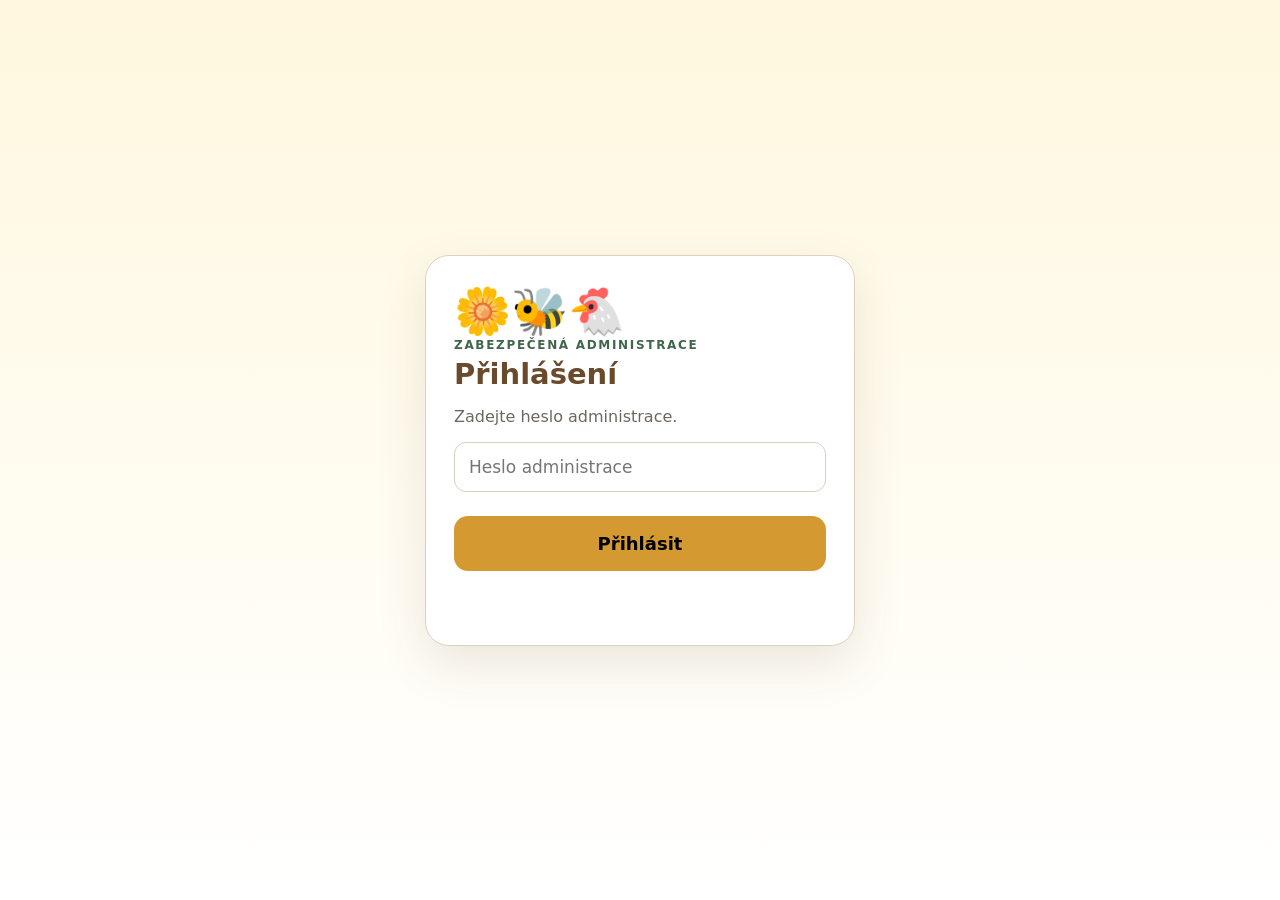
<file: index.html>
<!doctype html>
<html lang="cs">
<head>
  <meta charset="utf-8">
  <meta name="viewport" content="width=device-width,initial-scale=1,viewport-fit=cover">
  <meta name="theme-color" content="#fffdf8">
  <title>Administrace – Podprosečské domácí produkty</title>
  <link rel="stylesheet" href="../assets/style.css?v=20-20260803">
</head>
<body data-pdp-admin-version="16">
<section id="adminLogin" class="login-screen hidden">
  <div class="login-card">
    <div style="font-size:46px">🌼🐝🐔</div>
    <div class="kicker">Zabezpečená administrace</div>
    <h2>Přihlášení</h2>
    <p class="muted">Zadejte heslo administrace.</p>
    <input id="adminPassword" type="password" placeholder="Heslo administrace" autocomplete="current-password">
    <button id="loginButton" class="primary-button" type="button">Přihlásit</button>
    <p id="loginMessage" class="feedback"></p>
  </div>
</section>

<div id="adminApp" class="site-shell admin-shell hidden">
  <header class="hero admin-hero">
    <div class="hero-icons"><span>🌼🐝</span><span>🐔🏡</span></div>
    <div class="kicker">Administrace</div>
    <h1>Podprosečské domácí produkty</h1>
    <p>Objednávky, rezervace vajec, kalendář a správa nabídky.</p>
    <button id="logoutButton" class="secondary-button" type="button" style="margin-top:14px">Odhlásit</button>
  </header>

  <main class="content">
    <section class="stats-grid">
      <article><span>Nové objednávky</span><strong id="statNew">0</strong></article>
      <article><span>Tržba objednávek</span><strong id="statRevenue">0 Kč</strong></article>
      <article><span>Objednaná vejce</span><strong id="statEggs">0</strong></article>
      <article><span>Objednané sklenice</span><strong id="statHoney">0</strong></article>
      <article><span>Vejce fyzicky skladem</span><strong id="statEggStock">—</strong></article>
      <article><span>Nastavená snáška</span><strong id="statEggDaily">—</strong></article>
      <article><span>Tržba tento měsíc</span><strong id="statMonthRevenue">0 Kč</strong></article>
      <article><span>Objednávky tento měsíc</span><strong id="statMonthOrders">0</strong></article>
      <article><span>Předobjednávky</span><strong id="statPreorders">0</strong></article>
      <article><span>Aktivní zákazníci</span><strong id="statCustomers">0</strong></article>
    </section>

    <nav class="tabs">
      <button class="tab active" data-tab="ordersTab">Objednávky</button>
      <button class="tab" data-tab="calendarTab">Kalendář</button>
      <button class="tab" data-tab="eggsTab">Vejce</button>
      <button class="tab" data-tab="productsTab">Produkty</button>
      <button class="tab" data-tab="insightsTab">Statistiky</button>
      <button class="tab" data-tab="settingsTab">Nastavení webu</button>
    </nav>

    <section id="ordersTab" class="tab-panel active">
      <div class="section-head">
        <div><div class="eyebrow">Přehled</div><h2>Objednávky</h2></div>
        <button id="showManualOrder" class="primary-small">Nová objednávka</button>
      </div>

      <div id="manualOrderForm" class="admin-form hidden">
        <div class="form-grid">
          <label><span>Jméno zákazníka</span><input id="manualName" placeholder="Marie Nováková"></label>
          <label><span>Telefon</span><input id="manualPhone" placeholder="Lze nechat prázdné"></label>
          <label><span>E-mail</span><input id="manualEmail" type="email" placeholder="Lze nechat prázdné"></label>
          <label><span>Termín vyzvednutí</span><input id="manualPickup" type="date"></label>
          <label><span>Stav</span>
            <select id="manualStatus">
              <option>Nová</option><option>Připravuji</option><option>Připraveno</option><option>Vyzvednuto</option>
            </select>
          </label>
          <div class="full">
            <span class="field-label">Položky</span>
            <div id="manualProducts" class="quantity-list"></div>
          </div>
          <label class="full"><span>Poznámka</span><textarea id="manualNote" rows="3"></textarea></label>
        </div>
        <div class="actions">
          <button id="cancelManualOrder" class="secondary-button">Zrušit</button>
          <button id="saveManualOrder" class="primary-small">Uložit objednávku</button>
        </div>
      </div>

      <div class="filter-grid">
        <input id="searchOrders" placeholder="Hledat jméno nebo telefon">
        <select id="statusFilter">
          <option value="">Všechny stavy</option>
          <option>Nová</option><option>Připravuji</option><option>Připraveno</option><option>Vyzvednuto</option><option>Zrušeno</option>
        </select>
        <select id="archiveFilter">
          <option value="active">Aktivní</option>
          <option value="archive">Archiv</option>
          <option value="all">Všechny</option>
        </select>
      </div>

      <div id="ordersList" class="stack"></div>
    </section>

    <section id="calendarTab" class="tab-panel">
      <div class="section-head">
        <div><div class="eyebrow">Podle termínu</div><h2>Kalendář objednávek</h2></div>
      </div>
      <div id="calendarList" class="stack"></div>
    </section>

    <section id="eggsTab" class="tab-panel">
      <div class="section-head">
        <div><div class="eyebrow">Rezervace a snáška</div><h2>Plánování vajec</h2></div>
      </div>

      <div class="admin-form">
        <p class="settings-note"><strong>Aktuální sklad</strong> je fyzický počet vajec, který máš právě teď, včetně vajec rezervovaných pro zákazníky, ale ještě nevyzvednutých. Při označení objednávky jako Vyzvednuto se vejce ze skladu automaticky odečtou.</p>
        <div class="form-grid">
          <label><span>Aktuálně fyzicky skladem</span><input id="eggCurrentStock" type="number" min="0" step="1"></label>
          <label><span>Předpokládaná snáška za den</span><input id="eggDailyProduction" type="number" min="0" step="1"></label>
          <label><span>Bezpečnostní rezerva</span><input id="eggSafetyReserve" type="number" min="0" step="1"></label>
          <label><span>Plánovat dní dopředu</span><input id="eggPlanningDays" type="number" min="7" max="365" step="1"></label>
        </div>
        <div class="settings-footer">
          <div class="meta">
            <div>Stav skladu je dopočítán k datu <strong id="eggStockDate">—</strong>.</div>
            <div id="eggAccrualInfo">—</div>
          </div>
          <button id="saveEggSettings" class="primary-small" type="button">Uložit nastavení</button>
        </div>
      </div>

      <div class="section-head compact-head">
        <div><div class="eyebrow">Následujících 21 dní</div><h2>Předpověď dostupnosti</h2></div>
      </div>
      <div class="forecast-legend">
        <span><strong>Stav po rezervacích</strong> = předpokládaný počet vajec po vydání již objednaných vajec.</span>
        <span><strong>Další volná kapacita</strong> = kolik nových vajec lze na tento den ještě bezpečně objednat, aniž by chyběla pro pozdější zákazníky.</span>
      </div>
      <div id="eggForecast" class="forecast-list"></div>
    </section>

    <section id="productsTab" class="tab-panel">
      <div class="section-head">
        <div><div class="eyebrow">Nabídka</div><h2>Správa produktů</h2></div>
        <button id="showProductForm" class="primary-small">Přidat produkt</button>
      </div>

      <div id="productForm" class="admin-form hidden">
        <div class="form-grid">
          <label><span>Název</span><input id="newProductName"></label>
          <label><span>Emoji</span><input id="newProductEmoji" placeholder="📦"></label>
          <label><span>Cena</span><input id="newProductPrice" type="number" min="0"></label>
          <label><span>Jednotka</span><input id="newProductUnit" placeholder="kus"></label>
          <label class="full"><span>Krátký popis</span><input id="newProductShort"></label>
          <label class="full"><span>Podrobné informace</span><textarea id="newProductDetail" rows="3"></textarea></label>
          <label class="full"><span>Fotografie produktu</span><input id="newProductImage" placeholder="assets/images/products/med.jpg nebo https://…"><small>Fotografii nahrajte do složky assets/images/products a sem vložte její cestu.</small></label>
          <label><span>Minimální předstih (dny)</span><input id="newProductLead" type="number" min="0" value="0"></label>
          <label><span>Předpokládané naskladnění</span><input id="newProductRestock" type="date"></label>
          <label><span>Rychlá tlačítka (oddělit čárkou)</span><input id="newProductQuick" placeholder="6, 10, 30"></label>
          <label><span>Plánované množství / kapacita</span><input id="newProductCapacity" type="number" min="0" placeholder="např. 120"></label>
          <label><span>Text v potvrzovacím e-mailu</span><select id="newProductEmailGroup"><option value="SLEPICKY">🐔 Naše slepičky</option><option value="VCELICKY">🐝 Naše včeličky</option><option value="FARMARI" selected>🌿 Podprosečští farmáři</option><option value="VLASTNI">✍️ Vlastní označení</option></select></label>
          <label class="full"><span>Vlastní označení</span><input id="newProductEmailText" maxlength="120" placeholder="např. naše levandulová zahrada"><small>Použije se jen při volbě Vlastní označení.</small></label>
          <label><input id="newProductPreorder" type="checkbox"> Povolit předobjednávky</label>
        </div>
        <div class="actions">
          <button id="cancelProductForm" class="secondary-button">Zrušit</button>
          <button id="saveNewProduct" class="primary-small">Uložit produkt</button>
        </div>
      </div>

      <div id="productsList" class="stack"></div>
    </section>


    <section id="insightsTab" class="tab-panel">
      <div class="section-head"><div><div class="eyebrow">Souhrny</div><h2>Statistiky prodeje</h2></div></div>
      <div class="insights-grid">
        <article class="card"><h3>Nejprodávanější produkty</h3><div id="topProducts"></div></article>
        <article class="card"><h3>TOP zákazníci</h3><div id="topCustomers"></div></article>
      </div>
      <article class="card"><h3>Měsíční tržby</h3><div id="monthlyRevenue" class="bar-list"></div></article>
    </section>

    <section id="settingsTab" class="tab-panel">
      <div class="section-head"><div><div class="eyebrow">Veřejná stránka</div><h2>Nastavení webu</h2></div></div>
      <div class="admin-form">
        <h3>Informační banner</h3>
        <div class="form-grid">
          <label><input id="bannerEnabled" type="checkbox"> Zobrazit banner</label>
          <label><span>Styl</span><select id="bannerStyle"><option value="yellow">Žlutý</option><option value="green">Zelený</option><option value="blue">Modrý</option><option value="red">Červený</option></select></label>
          <label class="full"><span>Nadpis</span><input id="bannerTitle" placeholder="Otevřeli jsme předprodej medu"></label>
          <label class="full"><span>Text</span><textarea id="bannerText" rows="3"></textarea></label>
          <label><span>Zobrazit od</span><input id="bannerFrom" type="date"></label>
          <label><span>Zobrazit do</span><input id="bannerTo" type="date"></label>
        </div>
        <h3>Dovolená / blokace vyzvednutí</h3>
        <div class="form-grid">
          <label><input id="ordersPaused" type="checkbox"> Zablokovat vyzvednutí v zadaném období</label>
          <label><span>Od</span><input id="pauseFrom" type="date"></label>
          <label><span>Do</span><input id="pauseTo" type="date"></label>
          <label class="full"><span>Upozornění zákazníkům</span><textarea id="pauseMessage" rows="3" placeholder="Např. Máme dovolenou. Objednávky přijímáme, vyzvednutí bude možné nejdříve od..."></textarea></label>
          <label><span>Max. objednávek na den</span><input id="dailyOrderLimit" type="number" min="0" placeholder="0 = bez limitu"></label>
        </div>
        <div class="actions"><button id="saveBusinessSettings" class="primary-small" type="button">Uložit nastavení webu</button></div>
      </div>
      <p class="settings-note">SMS připomínky se neposílají automaticky. Zvolený způsob kontaktu se uloží k objednávce, abyste zákazníka kontaktoval ručně.</p>
    </section>
  </main>
</div>

<iframe name="adminSubmitFrame" id="adminSubmitFrame" hidden></iframe>
<form id="adminBackendForm" method="post" target="adminSubmitFrame" hidden>
  <input id="adminAction" name="action" type="hidden">
  <input id="adminToken" name="token" type="hidden">
  <input id="adminPayload" name="payload" type="hidden">
</form>
<script src="../assets/config.js?v=15-20260802-fix2"></script>
<script src="../assets/admin.js?v=20-20260803"></script>
</body>
</html>
</file>
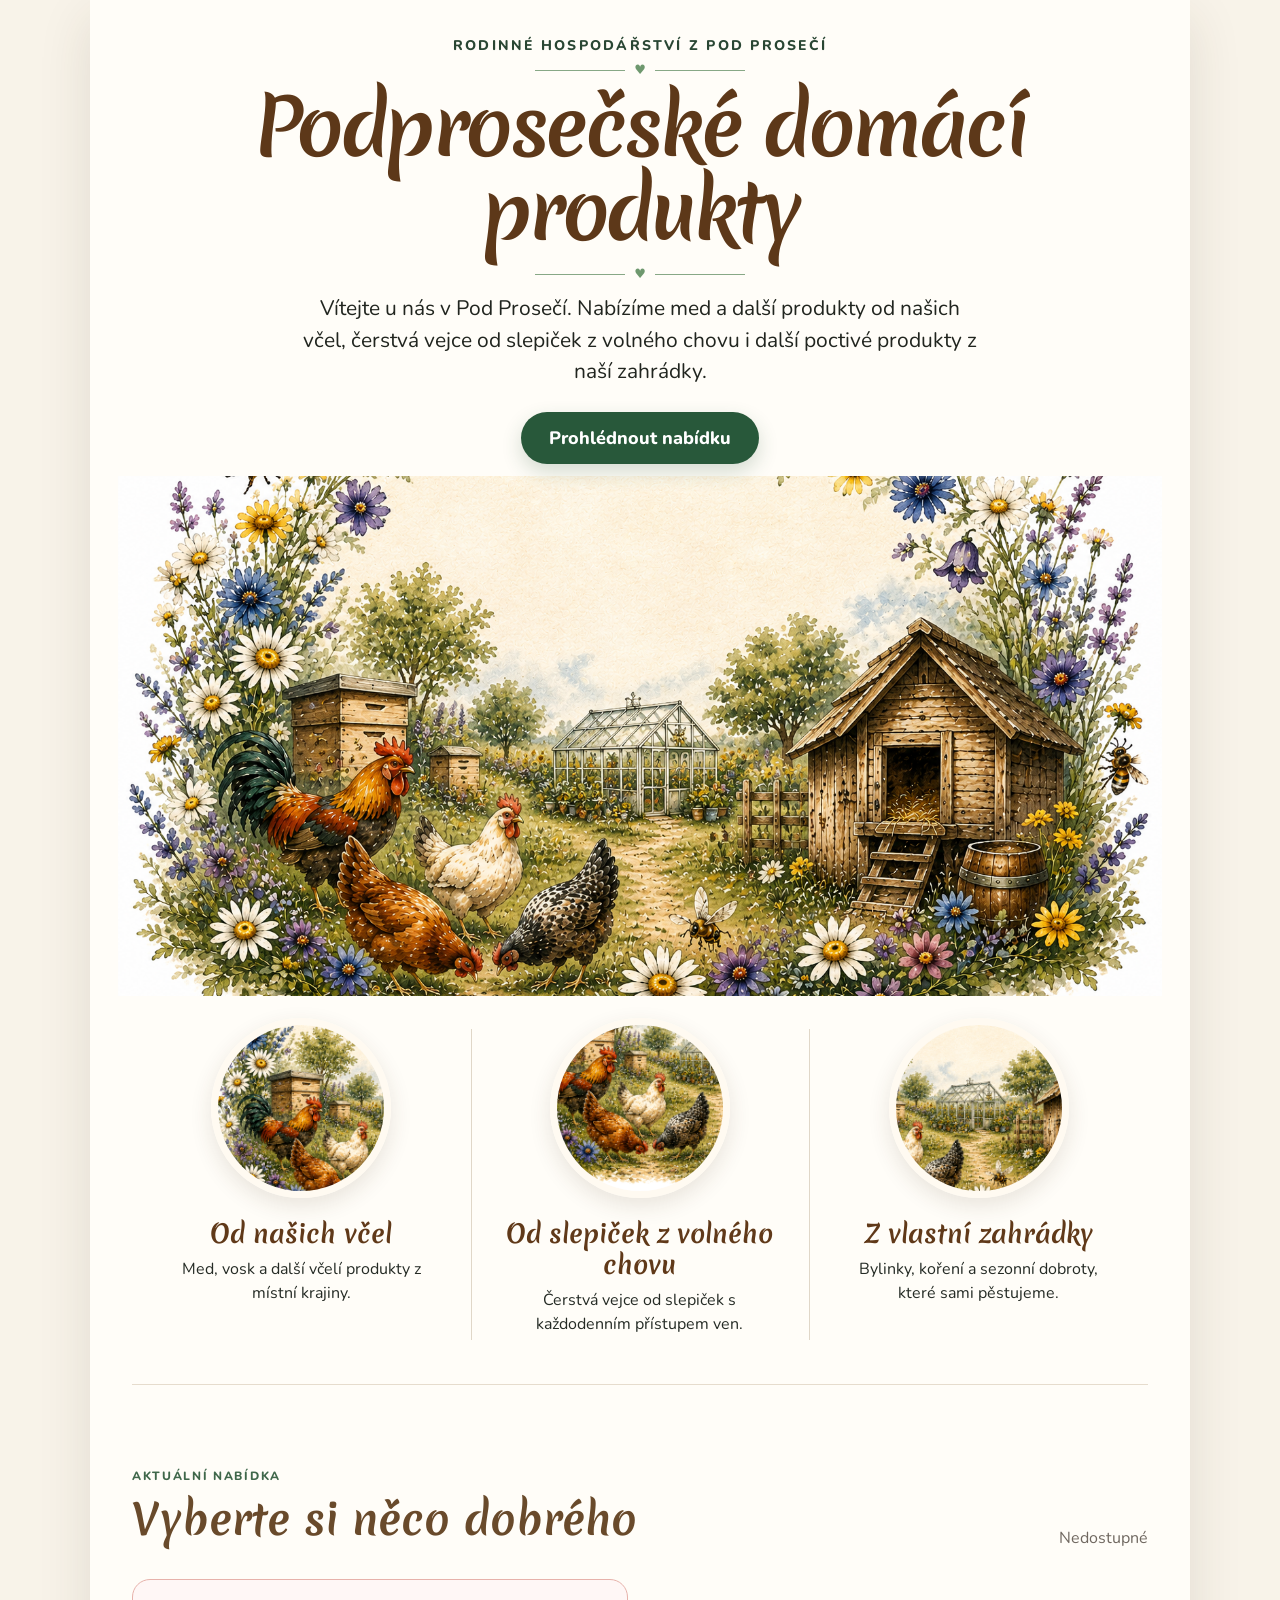
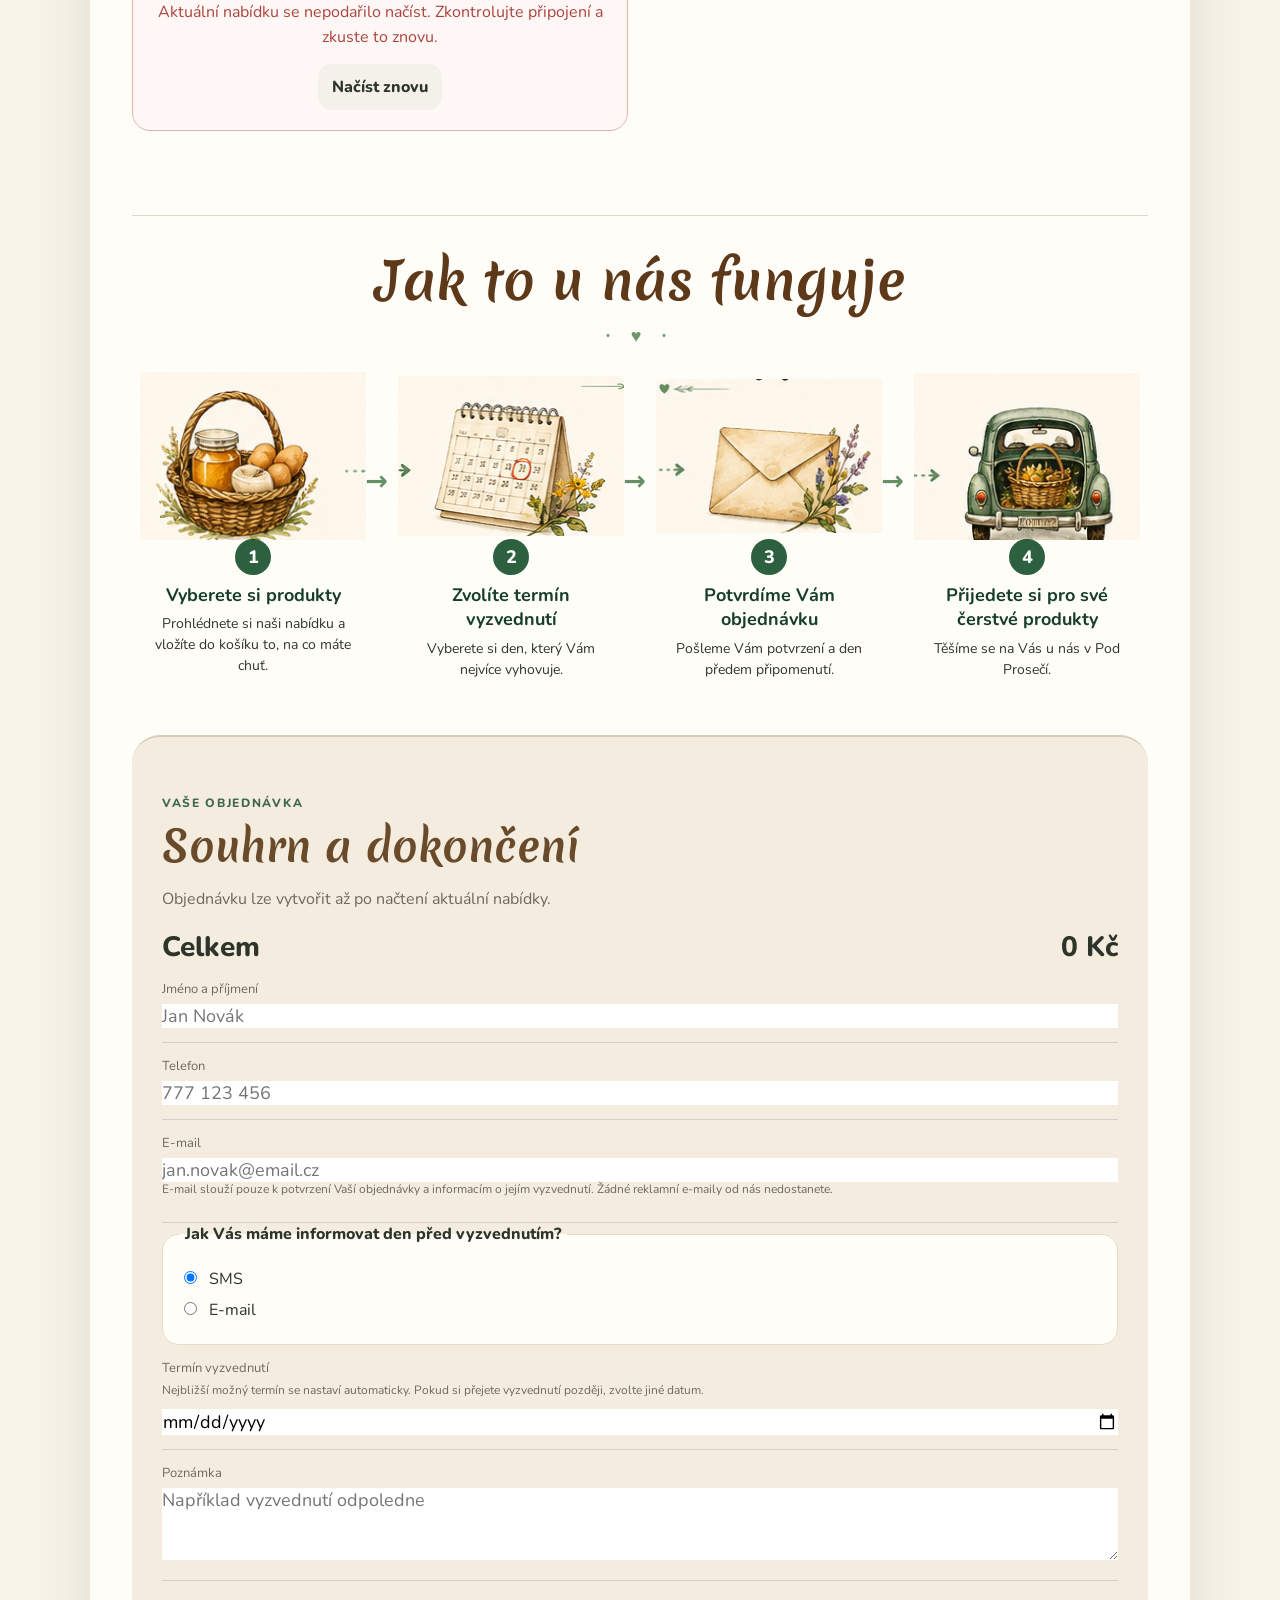
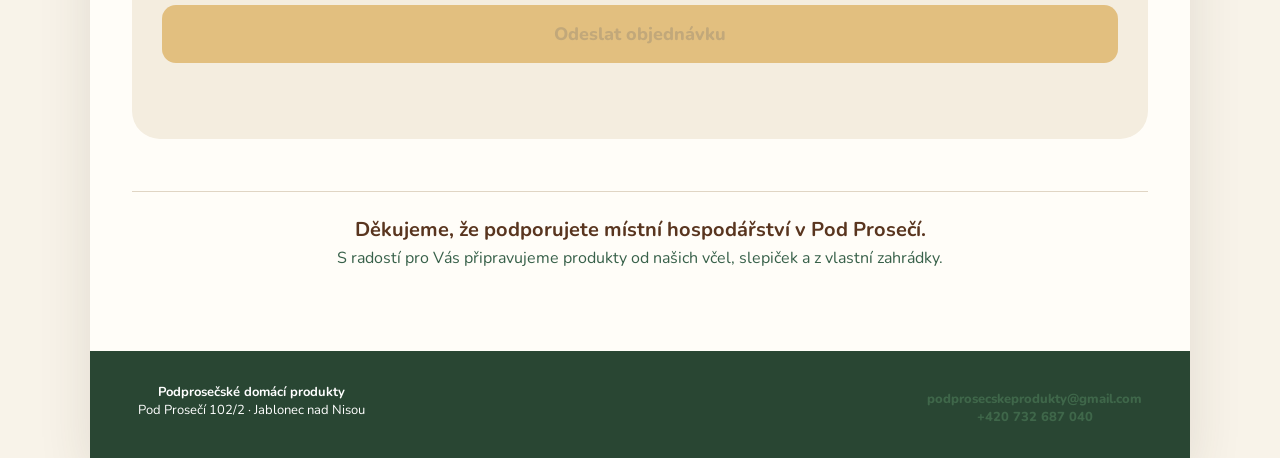
<file: index (1).html>
<!doctype html>
<html lang="cs">
<head>
  <meta charset="utf-8">
  <meta name="viewport" content="width=device-width,initial-scale=1,viewport-fit=cover">
  <meta name="theme-color" content="#f7f1e4">
  <meta name="description" content="Med a další produkty od našich včel, čerstvá vejce od slepiček z volného chovu a poctivé produkty z naší zahrádky.">
  <title>Podprosečské domácí produkty</title>
  <link rel="preconnect" href="https://fonts.googleapis.com">
  <link rel="preconnect" href="https://fonts.gstatic.com" crossorigin>
  <link href="https://fonts.googleapis.com/css2?family=Merienda:wght@500;600;700&family=Nunito:wght@400;600;700;800&display=swap&subset=latin-ext" rel="stylesheet">
  <link rel="stylesheet" href="assets/style.css?v=20-20260804-exact1">
</head>
<body data-pdp-version="20.3">
<div class="site-shell v2-shell">
  <header class="v2-hero">
    <div class="v2-hero-copy">
      <div class="kicker">Rodinné hospodářství z Pod Prosečí</div>
      <div class="ornament" aria-hidden="true"><span></span><b>♥</b><span></span></div>
      <h1>Podprosečské domácí produkty</h1>
      <div class="ornament" aria-hidden="true"><span></span><b>♥</b><span></span></div>
      <p>Vítejte u nás v Pod Prosečí. Nabízíme med a další produkty od našich včel, čerstvá vejce od slepiček z volného chovu i další poctivé produkty z naší zahrádky.</p>
      <a class="hero-cta" href="#nabidka">Prohlédnout nabídku</a>
    </div>
    <div class="v2-hero-visual">
      <img class="v2-hero-image" src="assets/images/hero-podproseci.png" alt="Akvarelová krajina s úly, skleníkem, kurníkem, slepicemi a kohoutem">
    </div>
  </header>

  <main class="content v2-content">
    <section id="publicBanner" class="public-banner hidden" aria-live="polite"></section>

    <section class="origin-grid" aria-label="Odkud naše produkty pocházejí">
      <article><img src="assets/images/od-vcel.png?v=203-20260804" alt="Včelí úly mezi květinami"><h2>Od našich včel</h2><p>Med, vosk a další včelí produkty z místní krajiny.</p></article>
      <article><img src="assets/images/od-slepic.png" alt="Slepice a kohout ve volném výběhu"><h2>Od slepiček z volného chovu</h2><p>Čerstvá vejce od slepiček s každodenním přístupem ven.</p></article>
      <article><img src="assets/images/ze-zahradky.png?v=203-20260804" alt="Skleník a zahrada v Pod Prosečí"><h2>Z vlastní zahrádky</h2><p>Bylinky, koření a sezonní dobroty, které sami pěstujeme.</p></article>
    </section>

    <section id="nabidka" class="products-section">
      <div class="section-head">
        <div><div class="eyebrow">Aktuální nabídka</div><h2>Vyberte si něco dobrého</h2></div>
        <div id="itemCount" class="muted">Načítám…</div>
      </div>
      <div id="products"><div class="products-loading" role="status"><span class="loading-spinner" aria-hidden="true"></span><span>Načítám aktuální nabídku…</span></div></div>
    </section>

    <section class="how-section">
      <div class="section-head"><div><div class="eyebrow">Jednoduché objednání</div><h2>Jak to u nás funguje</h2></div></div>
      <div class="how-grid">
        <article><img src="assets/images/steps/vyber.png" alt="Košík s domácími produkty"><span>1</span><strong>Vyberete si produkty</strong><p>Prohlédnete si naši nabídku a vložíte do košíku to, na co máte chuť.</p></article>
        <article><img src="assets/images/steps/termin.png" alt="Kalendář pro volbu termínu"><span>2</span><strong>Zvolíte termín vyzvednutí</strong><p>Vyberete si den, který Vám nejvíce vyhovuje.</p></article>
        <article><img src="assets/images/steps/potvrzeni.png" alt="Obálka s potvrzením objednávky"><span>3</span><strong>Potvrdíme Vám objednávku</strong><p>Pošleme Vám potvrzení a den předem připomenutí.</p></article>
        <article><img src="assets/images/steps/vyzvednuti.png" alt="Auto při vyzvednutí objednávky"><span>4</span><strong>Přijedete si pro své čerstvé produkty</strong><p>Těšíme se na Vás u nás v Pod Prosečí.</p></article>
      </div>
    </section>

    <section class="order-section" id="objednavka">
      <div class="section-head"><div><div class="eyebrow">Vaše objednávka</div><h2>Souhrn a dokončení</h2></div></div>
      <div id="summary" class="muted">Nejdřív načítáme aktuální nabídku.</div>
      <div class="total-row"><span>Celkem</span><span id="totalPrice">0 Kč</span></div>
      <div class="form-area">
        <label class="line-field"><span>Jméno a příjmení</span><input id="customerName" type="text" autocomplete="name" placeholder="Jan Novák"></label>
        <label class="line-field"><span>Telefon</span><input id="customerPhone" type="tel" inputmode="tel" autocomplete="tel" placeholder="777 123 456"></label>
        <label class="line-field"><span>E-mail</span><input id="customerEmail" type="email" inputmode="email" autocomplete="email" autocapitalize="none" spellcheck="false" placeholder="jan.novak@email.cz" required><small class="field-help">E-mail slouží pouze k potvrzení Vaší objednávky a informacím o jejím vyzvednutí. Žádné reklamní e-maily od nás nedostanete.</small></label>
        <fieldset class="choice-box"><legend>Jak Vás máme informovat den před vyzvednutím?</legend><label><input type="radio" name="contactMethod" value="SMS" checked> SMS</label><label><input type="radio" name="contactMethod" value="E-mail"> E-mail</label></fieldset>
        <div id="splitOrderBox" class="choice-box hidden"><strong>Objednávka obsahuje dostupné i předobjednané produkty</strong><p class="field-help">Dostupné produkty můžete vyzvednout dříve a předobjednávku až po naskladnění.</p><label><input type="radio" name="splitOrder" value="together" checked> Vyzvednout vše najednou po naskladnění</label><label><input type="radio" name="splitOrder" value="split"> Rozdělit na dvě vyzvednutí</label><div class="notice"><strong>Upozornění:</strong> při rozdělení Vás budeme před každým vyzvednutím kontaktovat zvoleným způsobem.</div></div>
        <div id="splitPickupSummary" class="notice hidden"></div>
        <label class="line-field"><span id="pickupDateLabel">Termín vyzvednutí</span><small class="field-help">Nejbližší možný termín se nastaví automaticky. Pokud si přejete vyzvednutí později, zvolte jiné datum.</small><input id="pickupDate" type="date"></label>
        <div id="pickupAvailability" class="availability-box hidden" aria-live="polite"></div>
        <label class="line-field"><span>Poznámka</span><textarea id="customerNote" rows="3" placeholder="Například vyzvednutí odpoledne"></textarea></label>
      </div>
      <button id="submitOrder" class="primary-button" type="button" disabled>Odeslat objednávku</button>
      <p id="feedback" class="feedback" aria-live="polite"></p>
    </section>

    <section class="trust-section">
      <h2>Děkujeme, že podporujete místní hospodářství v Pod Prosečí.</h2>
      <p>S radostí pro Vás připravujeme produkty od našich včel, slepiček a z vlastní zahrádky.</p>
    </section>
  </main>

  <div id="mobileCartBar" class="mobile-cart-bar hidden"><span id="mobileCartText">Košík je prázdný</span><a href="#objednavka">Pokračovat</a></div>

  <footer><div><strong>Podprosečské domácí produkty</strong><br>Pod Prosečí 102/2 · Jablonec nad Nisou</div><div class="footer-contact"><a href="mailto:podprosecskeprodukty@gmail.com">podprosecskeprodukty@gmail.com</a><br><a href="tel:+420732687040">+420 732 687 040</a></div></footer>
</div>
<iframe name="orderSubmitFrame" id="orderSubmitFrame" hidden></iframe>
<form id="backendOrderForm" method="post" target="orderSubmitFrame" hidden><input name="action" type="hidden" value="createOrder"><input id="backendPayload" name="payload" type="hidden"></form>
<script src="assets/config.js?v=20-20260804-exact1"></script>
<script src="assets/customer.js?v=20-20260804-exact1"></script>
</body>
</html>
</file>
<file: assets/style.css>
:root{
  --bg:#fffdf8;--paper:#fff;--ink:#261f18;--muted:#6f675f;--line:#e7ddd0;
  --honey:#efb632;--soft:#fff5d6;--green:#71895f;--brown:#694a2b;
  --red:#a9453d;--blue:#456b92;--orange:#b06a1a
}
*{box-sizing:border-box}
html{background:var(--bg)}
body{margin:0;background:var(--bg);color:var(--ink);font-family:-apple-system,BlinkMacSystemFont,"Segoe UI",sans-serif}
button,input,textarea,select{font:inherit}
button{cursor:pointer}
.site-shell{max-width:900px;margin:auto;background:#fff;min-height:100vh}
.hero{padding:28px 22px 30px;background:linear-gradient(180deg,#fff8df,#fff);border-bottom:1px solid var(--line)}
.admin-hero{padding-bottom:24px}
.hero-icons{display:flex;justify-content:space-between;font-size:38px;margin-bottom:22px}
.kicker,.eyebrow{color:var(--green);font-size:12px;font-weight:800;letter-spacing:.14em;text-transform:uppercase}
h1{margin:8px 0 10px;color:var(--brown);font-size:clamp(34px,8vw,52px);line-height:.98;letter-spacing:-.04em}
h2{margin:5px 0 0;color:var(--brown);font-size:29px}
.hero p,.muted{color:var(--muted)}
.hero p{font-size:18px;line-height:1.5;margin:0}
.content{padding:0 22px 42px}
.section-head{display:flex;justify-content:space-between;align-items:end;gap:16px;padding:28px 0 12px}
.product{padding:26px 0;border-top:1px solid var(--line)}
.product-row{display:flex;gap:16px}
.product-icon{width:58px;height:58px;border-radius:18px;background:var(--soft);display:grid;place-items:center;font-size:34px;flex:0 0 auto}
.product h3{margin:0;font-size:24px}
.lead{margin:5px 0 0;color:var(--muted);line-height:1.5}
.story{margin-top:16px;padding-left:14px;border-left:3px solid var(--honey);line-height:1.6;color:#51483f}
.price{margin-top:18px;font-size:30px;font-weight:800;color:#000}
.price small{font-size:15px;color:var(--muted)}
.qty-row{display:flex;justify-content:space-between;align-items:center;margin-top:18px;gap:16px}
.stepper{display:flex;gap:10px;align-items:center}
.round-button{width:44px;height:44px;border-radius:50%;border:1px solid #d8d0c6;background:#f7f5f2;font-size:22px}
.qty-input{width:76px;height:44px;border:0;border-bottom:2px solid #d5ccc1;text-align:center;font-size:20px;font-weight:800;color:#000;background:#fff}
.quick-grid{display:grid;grid-template-columns:repeat(3,1fr);gap:9px;margin-top:10px}
.quick-grid button{padding:13px 8px;border-radius:14px;border:1px solid #dfc36f;background:#fff9e8;font-weight:800}
.notice{margin-top:14px;padding:12px;border-radius:12px;background:#fff3df;color:#7a4d0b;font-size:14px;line-height:1.5}
.order-section{border-top:2px solid #d7cbbb;margin-top:8px;padding-top:8px}
.summary-row{display:flex;justify-content:space-between;padding:10px 0;border-bottom:1px solid #eee7de}
.total-row{display:flex;justify-content:space-between;margin-top:18px;font-size:28px;font-weight:800}
.line-field{display:block;padding:14px 0;border-bottom:1px solid #d8d0c6}
.line-field span,.field-label,.admin-form label span{display:block;color:var(--muted);font-size:13px;margin-bottom:6px}
.line-field input,.line-field textarea{width:100%;border:0;outline:0;background:#fff;color:#000;padding:0;font-size:18px}
.primary-button,.primary-small,.secondary-button,.danger-button{border:0;border-radius:14px;font-weight:800}
.primary-button{width:100%;margin-top:24px;padding:17px;background:var(--honey);font-size:18px}
.primary-small{padding:12px 14px;background:var(--honey)}
.secondary-button{padding:12px 14px;background:#f4f0ea;color:var(--ink)}
.danger-button{padding:12px 14px;background:#f9e7e5;color:var(--red)}
.feedback{text-align:center;color:var(--muted);font-size:13px;min-height:20px}
.about-section{margin-top:34px;padding-top:26px;border-top:1px solid var(--line)}
.about-grid{display:grid;grid-template-columns:repeat(3,1fr);gap:12px;margin-top:18px}
.about-grid article{background:#faf7f1;border-radius:18px;padding:16px}
.about-grid article>div{font-size:26px}
.about-grid strong{display:block;margin-top:8px;color:var(--brown)}
.about-grid p{font-size:13px;line-height:1.45;color:var(--muted)}
footer{text-align:center;padding:24px;background:#f7f3ec;color:var(--muted);font-size:13px}
.stats-grid{display:grid;grid-template-columns:repeat(4,1fr);gap:12px;padding-top:20px}
.stats-grid article{padding:16px;border:1px solid var(--line);border-radius:18px}
.stats-grid span{display:block;color:var(--muted);font-size:13px}
.stats-grid strong{display:block;margin-top:6px;font-size:28px}
.tabs{display:flex;gap:8px;margin-top:24px;border-bottom:1px solid var(--line);overflow:auto}
.tab{border:0;background:transparent;padding:13px 14px;color:var(--muted);font-weight:800;white-space:nowrap}
.tab.active{color:var(--brown);border-bottom:3px solid var(--honey)}
.tab-panel{display:none}
.tab-panel.active{display:block}
.admin-form{padding:16px;border:1px solid var(--line);border-radius:18px;background:#fffaf0;margin-bottom:14px}
.hidden{display:none}
.form-grid{display:grid;grid-template-columns:1fr 1fr;gap:12px}
.form-grid .full{grid-column:1/-1}
.admin-form input,.admin-form textarea,.admin-form select,.filter-grid input,.filter-grid select,.card input,.card textarea,.card select{
  width:100%;border:1px solid #d7cec2;border-radius:12px;background:#fff;color:#000;padding:12px
}
.actions{display:flex;justify-content:flex-end;gap:10px;flex-wrap:wrap;margin-top:14px}
.filter-grid{display:grid;grid-template-columns:1fr 180px 180px;gap:10px;margin-bottom:14px}
.stack{display:grid;gap:12px}
.card{border:1px solid var(--line);border-radius:18px;padding:16px;background:#fff}
.card-head{display:flex;justify-content:space-between;gap:16px}
.card h3{margin:0}
.meta{color:var(--muted);font-size:13px;margin-top:4px}
.badges{display:flex;flex-wrap:wrap;gap:7px;margin-top:10px}
.badge{padding:7px 9px;border-radius:999px;font-size:12px;font-weight:800}
.badge.green{background:#e8f2e5;color:#4f6f45}
.badge.orange{background:#fff0df;color:var(--orange)}
.badge.gray{background:#eeeef2;color:#666}
.badge.blue{background:#e8eef6;color:var(--blue)}
.item-list{margin-top:14px;line-height:1.55}
.card-bottom{display:flex;justify-content:space-between;align-items:center;gap:12px;margin-top:14px}
.status-select{width:auto!important;min-width:155px}
.editor{display:none;margin-top:14px;padding-top:14px;border-top:1px solid var(--line)}
.editor.open{display:block}
.quantity-list{display:grid;gap:10px}
.quantity-row{display:grid;grid-template-columns:1fr 110px;gap:10px;align-items:center}
.calendar-entry{display:flex;justify-content:space-between;gap:14px;padding:12px 0;border-top:1px solid var(--line)}
.calendar-entry:first-of-type{border-top:0}
.empty{padding:20px;border:1px dashed #d7cec2;border-radius:16px;color:var(--muted);text-align:center}
@media(max-width:760px){
  .stats-grid{grid-template-columns:1fr 1fr}
  .form-grid,.filter-grid{grid-template-columns:1fr}
  .form-grid .full{grid-column:auto}
  .card-head,.card-bottom,.calendar-entry{flex-direction:column;align-items:flex-start}
  .status-select{width:100%!important}
}
@media(max-width:560px){
  .about-grid{grid-template-columns:1fr}
  .qty-row{align-items:flex-end}
}

.login-screen{min-height:100vh;display:grid;place-items:center;padding:22px;background:linear-gradient(180deg,#fff8df,#fff)}
.login-screen.hidden{display:none}.login-card{width:min(100%,430px);padding:28px;border:1px solid var(--line);border-radius:24px;background:#fff;box-shadow:0 18px 50px rgba(91,67,31,.12)}.login-card input{width:100%;border:1px solid #d7cec2;border-radius:12px;padding:14px;background:#fff;color:#000;font-size:17px}.site-shell.hidden{display:none}

/* V12 – plánování dostupnosti vajec */
.availability-box{margin:12px 0 4px;padding:13px 14px;border-radius:14px;background:#edf5e9;color:#45633c;font-size:14px;line-height:1.5;font-weight:700}
.availability-box.availability-error{background:#f9e7e5;color:var(--red)}
.primary-button:disabled,.primary-small:disabled{cursor:not-allowed;opacity:.55}
.settings-note{margin:0 0 16px;padding:13px 14px;border-radius:14px;background:#fff5d6;color:#5d4821;line-height:1.55}
.settings-footer{display:flex;justify-content:space-between;align-items:center;gap:14px;margin-top:16px}
.compact-head{padding-top:18px}
.forecast-legend{display:grid;gap:8px;margin-bottom:14px;padding:14px;border-radius:16px;background:#faf7f1;color:var(--muted);font-size:13px;line-height:1.45}
.forecast-list{display:grid;gap:9px}
.forecast-row{display:flex;justify-content:space-between;align-items:center;gap:18px;padding:14px 16px;border:1px solid var(--line);border-radius:16px;background:#fff}
.forecast-row.forecast-warning{border-color:#e7b2ab;background:#fff7f6}
.forecast-values{display:flex;gap:22px;text-align:right;color:var(--muted);font-size:13px}
.forecast-values span{display:grid;gap:3px}
.forecast-values strong{font-size:19px;color:var(--ink)}
.stats-grid{grid-template-columns:repeat(3,1fr)}
@media(max-width:760px){
  .settings-footer,.forecast-row{align-items:stretch;flex-direction:column}
  .forecast-values{justify-content:space-between;text-align:left}
}
@media(max-width:480px){
  .stats-grid{grid-template-columns:1fr 1fr}
  .forecast-values{display:grid;grid-template-columns:1fr 1fr;gap:10px}
}


/* V13 – jednodušší informace o termínu a kontakt */
.field-help{display:block;margin:-1px 0 10px;color:var(--muted);font-size:12px;line-height:1.45}
.notice.notice-error{background:#f9e7e5;color:var(--red)}
.footer-contact{margin-top:7px}
.footer-contact a{color:var(--green);font-weight:800;text-decoration:none;overflow-wrap:anywhere}
.footer-contact a:hover,.footer-contact a:focus{text-decoration:underline}


/* V14 – žádné ukázkové ceny před načtením serverových dat */
.products-loading{min-height:180px;display:flex;align-items:center;justify-content:center;gap:12px;border-top:1px solid var(--line);color:var(--muted);font-weight:700}
.loading-spinner{width:22px;height:22px;border:3px solid #e8dfd3;border-top-color:var(--honey);border-radius:50%;animation:pdp-spin .8s linear infinite}
.products-load-error{margin:18px 0;padding:20px;border:1px solid #e7b2ab;border-radius:18px;background:#fff7f6;text-align:center;color:var(--red)}
.products-load-error p{margin:0 0 14px;line-height:1.55}
@keyframes pdp-spin{to{transform:rotate(360deg)}}
@media (prefers-reduced-motion:reduce){.loading-spinner{animation:none}}

/* V16 */
.public-banner{margin:0 0 26px;padding:18px 20px;border-radius:18px;border:1px solid rgba(0,0,0,.08);box-shadow:0 8px 24px rgba(60,45,20,.08)}
.public-banner strong{display:block;font-size:1.2rem;margin-bottom:6px}.public-banner p{margin:0;line-height:1.5}.public-banner.yellow{background:#fff3bf}.public-banner.green{background:#e3f4df}.public-banner.blue{background:#e4f1ff}.public-banner.red{background:#ffe3df}
.choice-box{border:1px solid #e4d8c7;border-radius:16px;padding:14px 16px;margin:0;background:#fffdf8}.choice-box legend{font-weight:800;padding:0 6px}.choice-box label{display:flex;gap:9px;align-items:flex-start;margin:9px 0}.choice-box input[type=radio]{width:auto;margin-top:3px}.insights-grid{display:grid;grid-template-columns:repeat(2,minmax(0,1fr));gap:18px;margin-bottom:18px}.rank-row{display:flex;justify-content:space-between;gap:16px;padding:10px 0;border-bottom:1px solid #eee4d7}.rank-row:last-child{border-bottom:0}.rank-row small{color:#746b60}.bar-list{display:grid;gap:12px}.bar-row{display:grid;grid-template-columns:90px 1fr 100px;gap:12px;align-items:center}.bar-track{height:13px;border-radius:999px;background:#eee7dc;overflow:hidden}.bar-track i{display:block;height:100%;background:#d69a23;border-radius:inherit}
@media(max-width:700px){.insights-grid{grid-template-columns:1fr}.bar-row{grid-template-columns:70px 1fr}.bar-row strong{grid-column:2;text-align:right}}

.stock-watch{margin-top:12px;padding:14px;border:1px solid #eadfce;border-radius:12px;background:#fffdf8}.watch-row{display:flex;gap:8px;flex-wrap:wrap}.watch-row input{flex:1;min-width:190px;padding:10px;border:1px solid #d7c9b7;border-radius:9px}.watch-row button{padding:10px 14px;border:0;border-radius:9px;background:#5b431d;color:#fff;font-weight:700}.split-parts{display:grid;grid-template-columns:1fr 1fr;gap:12px;margin:12px 0}.split-part{padding:12px;border:1px solid #eadfce;border-radius:12px;background:#fffdf8}@media(max-width:700px){.split-parts{grid-template-columns:1fr}}

/* ===== Podprosečské produkty 2.0 ===== */
:root{--cream:#f7f1e4;--paper:#fffdf7;--ink:#2d3429;--green:#3f674a;--green-dark:#294633;--honey:#d49a31;--line:#ded2bc;--shadow:0 18px 50px rgba(58,48,31,.12)}
*{box-sizing:border-box}html{scroll-behavior:smooth}body{font-family:"Nunito",system-ui,sans-serif;background:var(--cream);color:var(--ink)}
.v2-shell{max-width:1180px;margin:0 auto;background:var(--paper);box-shadow:var(--shadow)}
.v2-hero{position:relative;min-height:650px;display:flex;align-items:flex-end;overflow:hidden;background:#e9e0ce;padding:44px}
.v2-hero-image{position:absolute;inset:0;width:100%;height:100%;object-fit:cover;object-position:center}
.v2-hero:after{content:"";position:absolute;inset:0;background:linear-gradient(90deg,rgba(35,43,32,.10),transparent 54%)}
.v2-hero-copy{position:relative;z-index:1;width:min(590px,100%);padding:30px 34px;border:1px solid rgba(83,68,44,.18);border-radius:26px;background:rgba(255,253,247,.95);color:var(--ink);box-shadow:0 20px 55px rgba(36,32,24,.24);backdrop-filter:blur(4px)}
.v2-hero-copy .kicker{color:var(--green-dark)}
.v2-hero-copy h1,.v2-content h2,.origin-grid h2,.trust-section h2{font-family:"Merienda",cursive}
.v2-hero-copy h1{font-size:clamp(34px,5vw,57px);line-height:1.12;margin:9px 0 17px;color:#68451f;letter-spacing:-.035em}.v2-hero-copy p{font-size:clamp(17px,1.8vw,20px);line-height:1.55;max-width:530px;margin:0;color:#374033}
.hero-cta{display:inline-block;margin-top:21px;padding:14px 23px;border-radius:999px;background:var(--green-dark);color:#fff;font-weight:800;text-decoration:none;box-shadow:0 8px 22px rgba(41,70,51,.23)}
.v2-content{padding:42px 48px 70px}.origin-grid{display:grid;grid-template-columns:repeat(3,1fr);gap:30px;margin:10px 0 58px}.origin-grid article{text-align:center;padding:8px 12px}.origin-grid img{width:190px;height:190px;object-fit:cover;border-radius:50%;border:8px solid white;box-shadow:0 16px 38px rgba(58,48,31,.15)}.origin-grid h2{font-size:22px;margin:16px 0 8px}.origin-grid p{margin:0 auto;color:#64705f;line-height:1.5;max-width:290px}
.products-section,.how-section,.order-section{scroll-margin-top:20px;margin-top:55px}.section-head h2{font-size:clamp(29px,4vw,42px)}
#products{display:grid;grid-template-columns:repeat(2,minmax(0,1fr));gap:24px}.product{margin:0;border:1px solid var(--line);border-radius:24px;background:white;overflow:hidden;box-shadow:0 12px 34px rgba(64,57,42,.08)}.product-row{display:block}.product-media{height:260px;background:#eee6d5;overflow:hidden}.product-media img{width:100%;height:100%;object-fit:cover;display:block}.product-body{padding:22px}.product-icon{display:none}.product h3{font-family:"Merienda",cursive;font-size:27px;margin:0 0 8px}.product .price{color:var(--green-dark);font-size:24px}
.how-grid{display:grid;grid-template-columns:repeat(4,1fr);gap:16px}.how-grid article{padding:22px;border-radius:18px;background:#f2eadb}.how-grid span{display:grid;place-items:center;width:38px;height:38px;border-radius:50%;background:var(--green);color:white;font-weight:800}.how-grid strong{display:block;margin:14px 0 6px}.how-grid p{margin:0;color:#687164}
.order-section{border-radius:28px;padding:30px;background:#f4eddf}.trust-section{text-align:center;padding:68px 20px 25px}.trust-section h2{font-size:28px}.trust-section p{font-size:18px;color:#667062}
footer{display:flex;justify-content:space-between;gap:25px;background:var(--green-dark);color:#fff;padding:32px 48px}footer a{color:white}
.mobile-cart-bar{display:none}
@media(max-width:760px){.v2-shell{box-shadow:none}.v2-hero{min-height:auto;display:block;padding:0;overflow:visible;background:var(--paper)}.v2-hero-image{position:relative;height:390px;object-position:center;display:block}.v2-hero:after{display:none}.v2-hero-copy{width:auto;max-width:none;margin:-28px 14px 0;padding:25px 22px;border-radius:22px;background:#fffdf7;backdrop-filter:none}.v2-hero-copy h1{font-size:36px}.v2-hero-copy p{font-size:16.5px}.v2-content{padding:28px 16px 100px}.origin-grid{grid-template-columns:1fr;gap:22px}.origin-grid article{display:grid;grid-template-columns:112px 1fr;text-align:left;column-gap:18px;align-items:center;padding:6px}.origin-grid img{width:112px;height:112px;grid-row:1/3;border-width:6px}.origin-grid h2{margin:0;font-size:20px}.origin-grid p{margin-top:5px;max-width:none}#products{grid-template-columns:1fr}.product-media{height:230px}.how-grid{grid-template-columns:1fr 1fr}.order-section{padding:22px 15px}.mobile-cart-bar{position:fixed;left:10px;right:10px;bottom:10px;z-index:60;display:flex;justify-content:space-between;align-items:center;padding:13px 16px;border-radius:16px;background:var(--green-dark);color:white;box-shadow:0 10px 30px rgba(0,0,0,.28)}.mobile-cart-bar.hidden{display:none}.mobile-cart-bar a{color:white;font-weight:800}footer{display:block;padding:28px 20px}.footer-contact{margin-top:16px}}
@media(max-width:420px){.how-grid{grid-template-columns:1fr}}

/* ===== V2.0.2 – vzhled podle schváleného návrhu ===== */
body{background:#f8f3e9}
.v2-shell{max-width:1100px;background:#fffdf8}
.v2-hero{position:relative;min-height:0;display:block;overflow:visible;background:#fffdf8;padding:36px 28px 0;text-align:center}
.v2-hero:after{display:none}
.v2-hero-copy{position:relative;z-index:1;width:min(900px,100%);margin:0 auto;padding:0;border:0;border-radius:0;background:transparent;box-shadow:none;backdrop-filter:none;color:var(--ink)}
.v2-hero-copy .kicker{font-size:14px;letter-spacing:.16em;color:var(--green-dark);margin-bottom:6px}
.v2-hero-copy h1{max-width:1000px;margin:6px auto 12px;font-family:"Merienda",cursive;font-size:clamp(42px,7vw,78px);line-height:1.08;color:#5d3819;letter-spacing:-.045em}
.v2-hero-copy p{max-width:680px;margin:10px auto 0;font-size:clamp(17px,2vw,21px);line-height:1.5;color:#21251f}
.ornament{display:flex;align-items:center;justify-content:center;gap:9px;color:#6e986e;margin:6px auto;max-width:210px}.ornament span{height:1px;flex:1;background:#87a886}.ornament b{font-size:13px;font-weight:700}
.hero-cta{margin:24px 0 12px;padding:14px 28px;background:#28583a;font-size:18px;box-shadow:0 8px 20px rgba(39,83,55,.2)}
.v2-hero-visual{width:100%;margin:0 auto;overflow:hidden}
.v2-hero-image{position:relative;display:block;width:100%;height:auto;max-height:520px;object-fit:cover;object-position:center 64%;filter:none}
.v2-content{padding:18px 42px 70px}
.public-banner{margin:8px 0 34px}
.origin-grid{gap:0;margin:0 0 48px;border-bottom:1px solid #e6dccd;padding:0 0 36px}
.origin-grid article{position:relative;padding:4px 34px 12px}
.origin-grid article+article:before{content:"";position:absolute;left:0;top:15px;bottom:8px;width:1px;background:#e0d7c8}
.origin-grid img{width:180px;height:180px;border:7px solid #fffaf1;box-shadow:0 8px 22px rgba(71,53,26,.12)}
.origin-grid h2{font-family:"Merienda",cursive;font-size:25px;line-height:1.25;color:#603919;margin:14px 0 8px}
.origin-grid p{font-size:16px;color:#252b25;line-height:1.5}
.how-section{margin-top:66px;padding-top:22px;border-top:1px solid #e2d8c9}
.how-section .section-head{justify-content:center;text-align:center;padding:0 0 24px}.how-section .section-head .eyebrow{display:none}.how-section .section-head h2{font-family:"Merienda",cursive;font-size:clamp(34px,5vw,52px);color:#5d3819}
.how-section .section-head h2:after{content:"  ·  ♥  ·";display:block;font-family:serif;font-size:18px;color:#6f966f;letter-spacing:8px;margin-top:8px}
.how-grid{grid-template-columns:repeat(4,1fr);gap:16px;align-items:start}
.how-grid article{position:relative;padding:0 8px;background:transparent;border-radius:0;text-align:center}
.how-grid article:not(:last-child):after{content:"→";position:absolute;right:-14px;top:92px;color:#659067;font-size:27px;font-weight:700}
.how-grid img{display:block;width:100%;height:170px;object-fit:contain;margin:0 auto 2px;mix-blend-mode:multiply}
.how-grid span{margin:-4px auto 8px;width:36px;height:36px;background:#2d603f;font-size:18px}
.how-grid strong{font-size:18px;line-height:1.35;color:#173d2b;margin:8px auto 6px;max-width:210px}
.how-grid p{font-size:14px;line-height:1.5;color:#2f342e;margin:0 auto;max-width:210px}
.trust-section{border-top:1px solid #e0d5c4;margin-top:52px;padding:24px 20px 12px}.trust-section h2{font-family:"Nunito",sans-serif;font-size:20px;color:#59351f;margin:0 0 4px}.trust-section p{margin:0;color:#376049;font-size:16px}
@media(max-width:760px){
 .v2-hero{padding:26px 14px 0}.v2-hero-copy{margin:0;padding:0}.v2-hero-copy h1{font-size:clamp(37px,12vw,52px)}.v2-hero-copy p{font-size:16.5px}.v2-hero-visual{margin-top:4px}.v2-hero-image{height:auto;max-height:none;object-fit:contain}
 .v2-content{padding:18px 16px 100px}.origin-grid{grid-template-columns:1fr;gap:24px}.origin-grid article{display:grid;grid-template-columns:112px 1fr;text-align:left;column-gap:18px;align-items:center;padding:6px}.origin-grid article+article:before{display:none}.origin-grid img{width:112px;height:112px;grid-row:1/3}.origin-grid h2{font-size:21px;margin:0}.origin-grid p{font-size:15px;margin-top:5px}
 .how-grid{grid-template-columns:1fr 1fr;gap:28px 10px}.how-grid article:not(:last-child):after{display:none}.how-grid img{height:135px}.how-grid strong{font-size:16px}.how-grid p{font-size:13px}
}
@media(max-width:430px){.how-grid{grid-template-columns:1fr}.how-grid img{height:160px}.origin-grid article{grid-template-columns:96px 1fr}.origin-grid img{width:96px;height:96px}}
</file>
